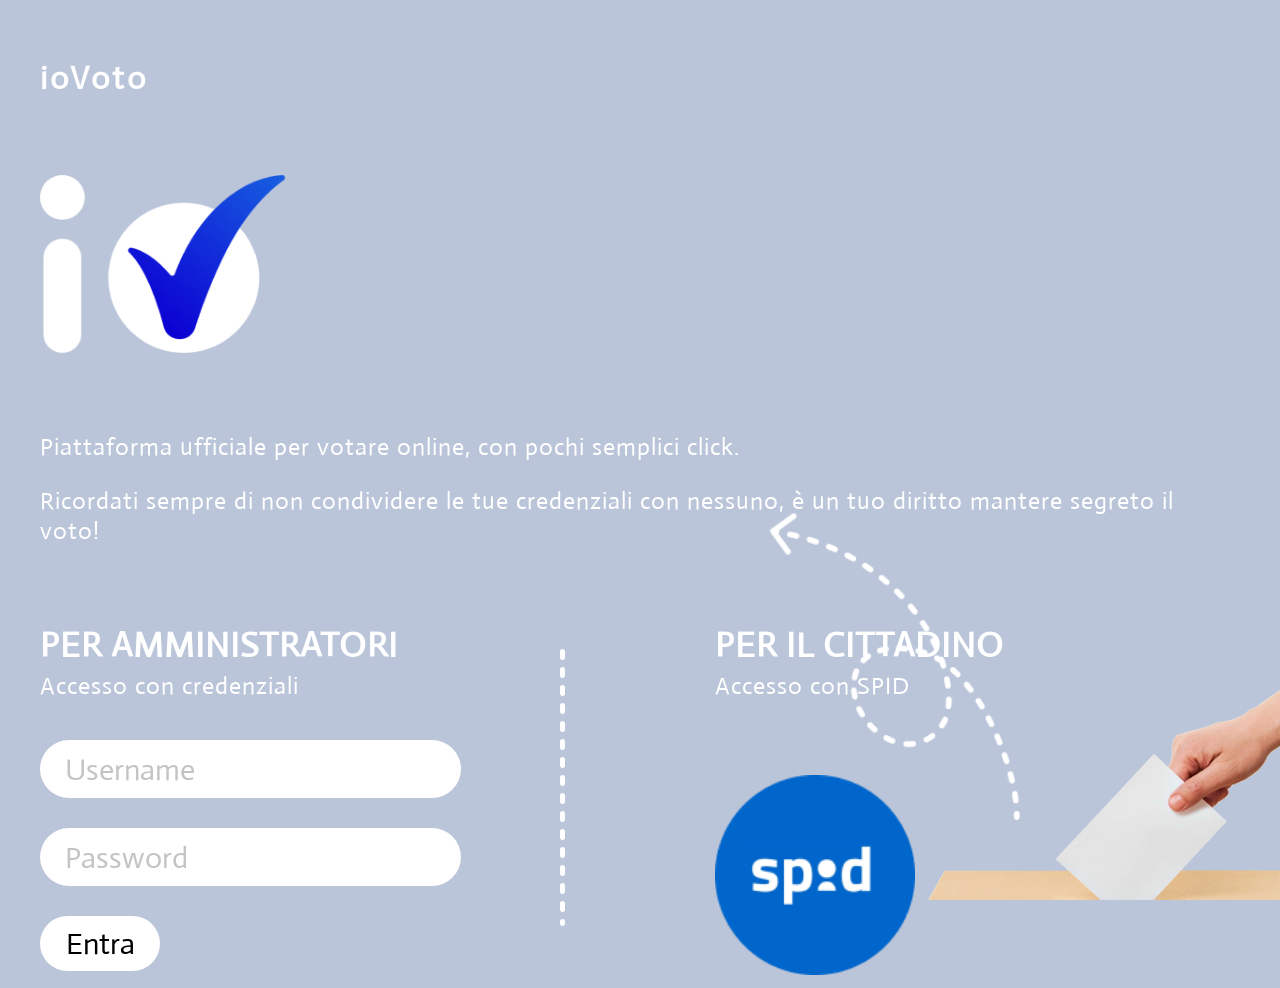
<file: index.html>
<!DOCTYPE html>
<html lang="it">
    <head>
        <link rel="stylesheet" type="text/css" href="//fonts.googleapis.com/css?family=Actor" />
        <meta charset="UTF-8">
        <meta http-equiv="X-UA-Compatible" content="IE=edge">
        <meta name="viewport" content="width=device-width, initial-scale=1.0">
        <title>ioVoto</title>
        <link rel="stylesheet" href="main.css">

    </head>
	<body>
        <img class="background" src="./images/scheda.png">
        <img class="arrow" src="./images/arrow-dashed.png">
        <div class="base-container">
            <div class="center-container">
                <div>
                    <h2 class="title">ioVoto</h2>
                </div>
                <div class="logo">
                    <img src="./images/logo.png">
                </div>
                <div class="interlude">
                    <p>Piattaforma ufficiale per votare online, con pochi semplici click.</p>
                    <p>Ricordati sempre di non condividere le tue credenziali con nessuno, è un tuo diritto mantere segreto il voto!</p>
                </div>
                <div class="multi-login">
                    <div class="login dashed-rounded-border">
                        <div>
                            <h2>PER AMMINISTRATORI</h2>
                            <p class="subtext">Accesso con credenziali</p>
                        </div>
                        <div>
                            <form class="credenziali-form" method="post">
                                <input type="text" name="username" placeholder="Username">
                                <input type="password" name="password" placeholder="Password"><br>
                                <input type="submit" value="Entra">
                            </form>
                        </div>
                    </div>
                    <div class="login login-right">
                        <div>
                            <h2>PER IL CITTADINO</h2>
                            <p class="subtext">Accesso con SPID</p>
                            <img src="./images/spid.png">
                        </div>
                        <div>
                            
                        </div>
                    </div>
                </div>
            </div>
        </div>
    </body>
</html>
</file>
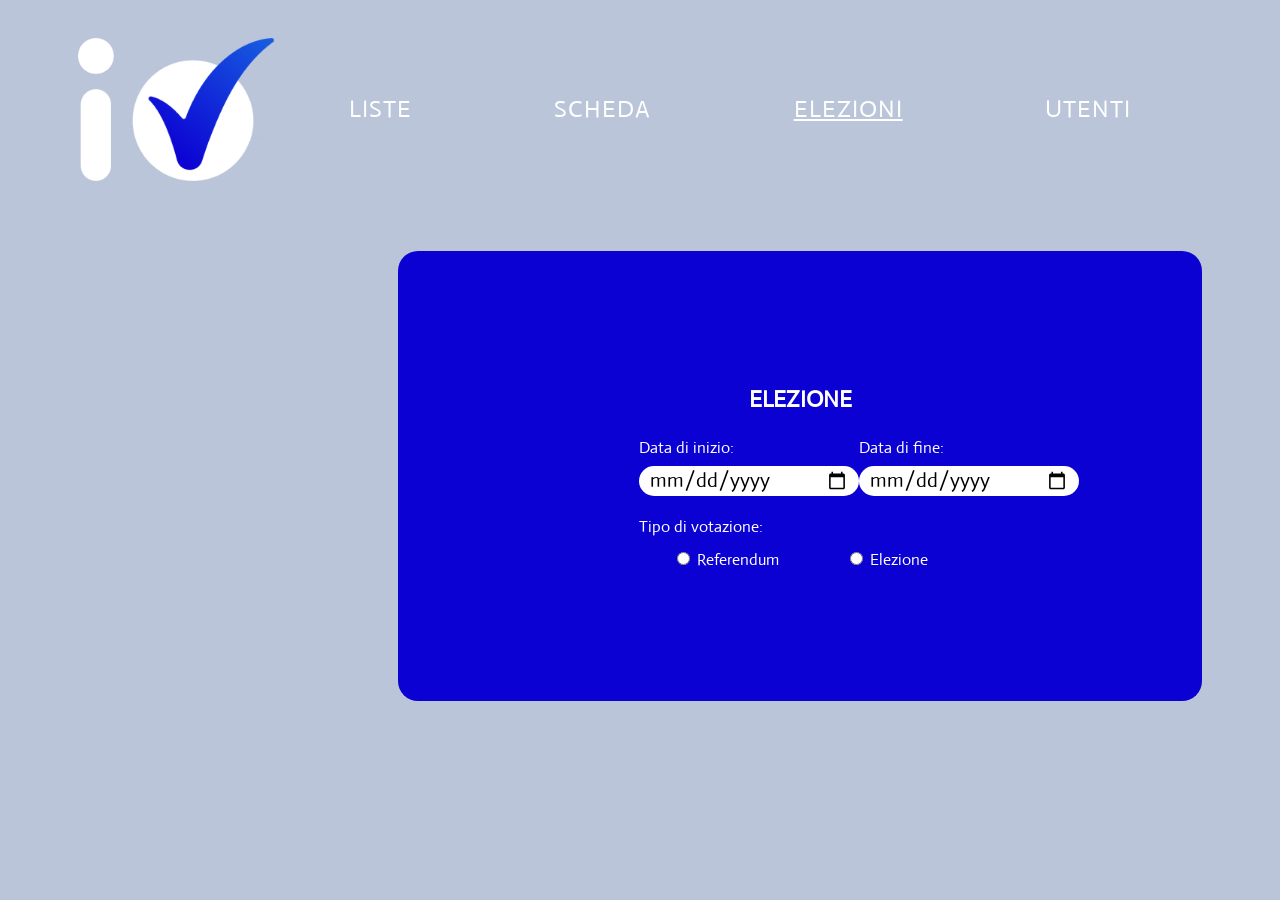
<file: elezioni.html>
<!DOCTYPE html>
<html lang="it">
    <head>
        <link rel="stylesheet" type="text/css" href="//fonts.googleapis.com/css?family=Actor" />
        <meta charset="UTF-8">
        <meta http-equiv="X-UA-Compatible" content="IE=edge">
        <meta name="viewport" content="width=device-width, initial-scale=1.0">
        <title>ioVoto</title>
        <link rel="stylesheet" href="elezioni.css">

    </head>
    <body>
        <header>
            <img src="./images/logo.png">
            <div class="navbar">
                <div>
                    <a href="liste.html">LISTE</a>
                </div>
                <div>
                    <a href="scheda.html">SCHEDA</a>
                </div>
                <div>
                    <a class="link-selected" href="elezioni.html">ELEZIONI</a>
                </div>
                <div>
                    <a href="utenti.html">UTENTI</a>
                </div>
            </div>
        </header>
        
        <div class="base-container">
            <div class="padding">
            </div>
            <div class="edit-scene">
                <h3>ELEZIONE</h3>
                <form>
                    <div class="data-selection">
                        <label>
                            Data di inizio:
                            <div>
                                <input type="date" name="data_nascita">
                            </div>
                        </label>
                        <label>
                            Data di fine:
                            <div>
                                <input type="date" name="data_nascita">
                            </div>
                        </label>
                    </div>
                    <label>
                        Tipo di votazione:
                        <div class="radio-container">
                            <div>
                                <input type="radio" name="votazione" value="R">&nbsp;Referendum</input>
                            </div>
                            <div>
                                <input type="radio" name="votazione" value="E">&nbsp;Elezione</input>
                            </div>
                        </div>
                    </label>
                </form>
            </div>
        </div>
    </body>
</html>
</file>
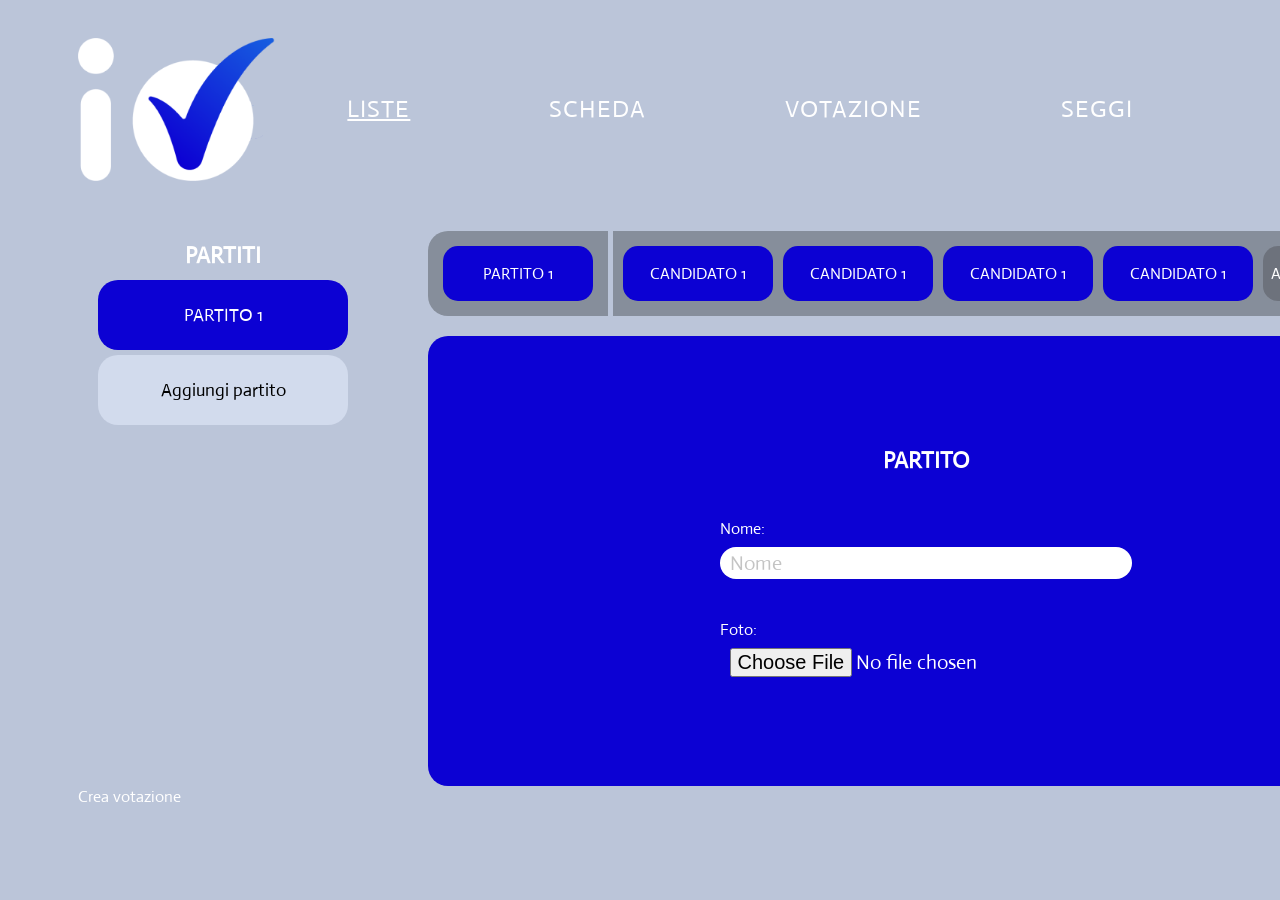
<file: liste.html>
<!DOCTYPE html>
<html lang="it">
    <head>
        <link rel="stylesheet" type="text/css" href="//fonts.googleapis.com/css?family=Actor" />
        <meta charset="UTF-8">
        <meta http-equiv="X-UA-Compatible" content="IE=edge">
        <meta name="viewport" content="width=device-width, initial-scale=1.0">
        <title>ioVoto</title>
        <link rel="stylesheet" href="liste.css">

    </head>
    <body>
        <header>
            <img src="./images/logo.png">
            <div class="navbar">
                <div>
                    <a class="link-selected" href="liste.html">LISTE</a>
                </div>
                <div>
                    <a href="scheda.html">SCHEDA</a>
                </div>
                <div>
                    <a href="votazione.html">VOTAZIONE</a>
                </div>
                <div>
                    <a href="seggi.html">SEGGI</a>
                </div>
            </div>
        </header>
        <div class="base-container">
            <div class="partiti">
                <h3>PARTITI</h3>
                <a href="link_a_pagina_con_partito.html">
                    <div class="partito-base partito">
                        <span>PARTITO 1</span>
                    </div>
                </a>
                <a href="link_a_pagina_con_partito.html">
                    <div class="partito-base partito-add">
                        <span>Aggiungi partito</span>
                    </div>
                </a>
            </div>
            <div class="candidati">
                <div class="selection">
                    <div class="partito-settings">
                        <a href="link_a_pagina_con_partito.html">
                            <div class="partito-tile">
                                <span>PARTITO 1</span>
                            </div>
                        </a>
                    </div>
                    <div class="candidato-selection">
                        <a href="link_a_pagina_con_candidato.html">
                            <div class="candidato-tile-base candidato-tile-edit">
                                <span>CANDIDATO 1</span>
                            </div>
                        </a>
                        <a href="link_a_pagina_con_candidato.html">
                            <div class="candidato-tile-base candidato-tile-edit">
                                <span>CANDIDATO 1</span>
                            </div>
                        </a>
                        <a href="link_a_pagina_con_candidato.html">
                            <div class="candidato-tile-base candidato-tile-edit">
                                <span>CANDIDATO 1</span>
                            </div>
                        </a>
                        <a href="link_a_pagina_con_candidato.html">
                            <div class="candidato-tile-base candidato-tile-edit">
                                <span>CANDIDATO 1</span>
                            </div>
                        </a>
                        <a href="link_a_pagina_con_candidato.html">
                            <div class="candidato-tile-base candidato-tile-add">
                                <span>Aggiungi candidato</span>
                            </div>
                        </a>
                    </div>
                </div>
                <!-- <div class="edit-scene">
                    <h3>CANDIDATO</h3>
                    <div>
                        <form>
                            <label>
                                Nome:
                                <div>
                                    <input type="text" name="nome" placeholder="Nome"/>
                                </div>
                            </label>
                            <label>
                                Cognome:
                                <div>
                                    <input type="text" name="cognome" placeholder="Cognome"/>
                                </div>
                            </label>
                            <label>
                                Data di nascita:
                                <div>
                                    <input type="date" name="data_nascita">
                                </div>
                            </label>
                            <label>
                                Sesso:
                                <div class="radio-container">
                                    <div>
                                        <input type="radio" name="sesso" value="M">&nbsp;Maschio</input>
                                    </div>
                                    <div>
                                        <input type="radio" name="sesso" value="F">&nbsp;Femmina</input>
                                    </div>
                                </div>
                            </label>
                        </form>
                    </div>
                </div> -->
                <div class="edit-scene">
                    <h3>PARTITO</h3>
                    <div>
                        <form>
                            <label>
                                Nome:
                                <div>
                                    <input type="text" name="nome" placeholder="Nome"/>
                                </div>
                            </label>
                            <label>
                                Foto:
                                <div>
                                    <input type="file" name="foto" placeholder="Foto" accept=".png,.jpg"/>
                                </div>
                            </label>
                        </form>
                    </div>
                </div>
            </div>
        </div>
        <a href="fine_creazione.html">
            <div class="end-button">
                <span>Crea votazione</span>
            </div>
        </a>
    </body>
</html>
</file>
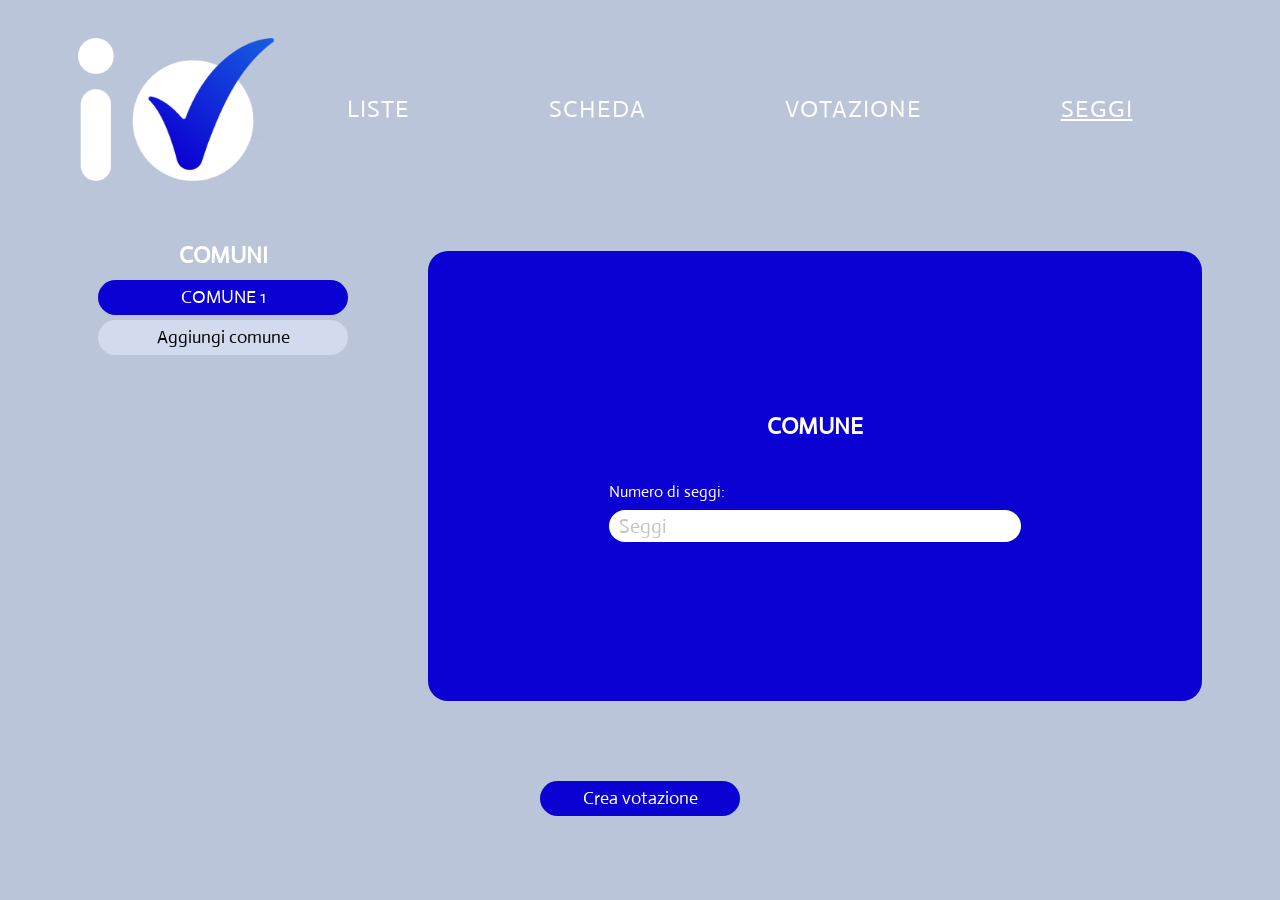
<file: seggi.html>
<!DOCTYPE html>
<html lang="it">
    <head>
        <link rel="stylesheet" type="text/css" href="//fonts.googleapis.com/css?family=Actor" />
        <meta charset="UTF-8">
        <meta http-equiv="X-UA-Compatible" content="IE=edge">
        <meta name="viewport" content="width=device-width, initial-scale=1.0">
        <title>ioVoto</title>
        <link rel="stylesheet" href="seggi.css">

    </head>
    <body>
        <header>
            <img src="./images/logo.png">
            <div class="navbar">
                <div>
                    <a href="liste.html">LISTE</a>
                </div>
                <div>
                    <a href="scheda.html">SCHEDA</a>
                </div>
                <div>
                    <a href="votazione.html">VOTAZIONE</a>
                </div>
                <div>
                    <a class="link-selected" href="seggi.html">SEGGI</a>
                </div>
            </div>
        </header>        
        <div class="base-container">
            <div class="seggi">
                <h3>COMUNI</h3>
                <a href="link_a_pagina_con_seggio.html">
                    <div class="seggio-base seggio">
                        <span>COMUNE 1</span>
                    </div>
                </a>
                <a href="link_a_pagina_con_seggio.html">
                    <div class="seggio-base seggio-add">
                        <span>Aggiungi comune</span>
                    </div>
                </a>
            </div>
            <div class="edit-scene">
                <h3>COMUNE</h3>
                <div>
                    <form>
                        <label>
                            Numero di seggi:
                            <div>
                                <input type="number" name="data_nascita" placeholder="Seggi">
                            </div>
                        </label>
                    </form>
                </div>
            </div>
        </div>
        <a href="fine_creazione.html">
            <div class="end-button">
                <span>Crea votazione</span>
            </div>
        </a>
    </body>
</html>
</file>
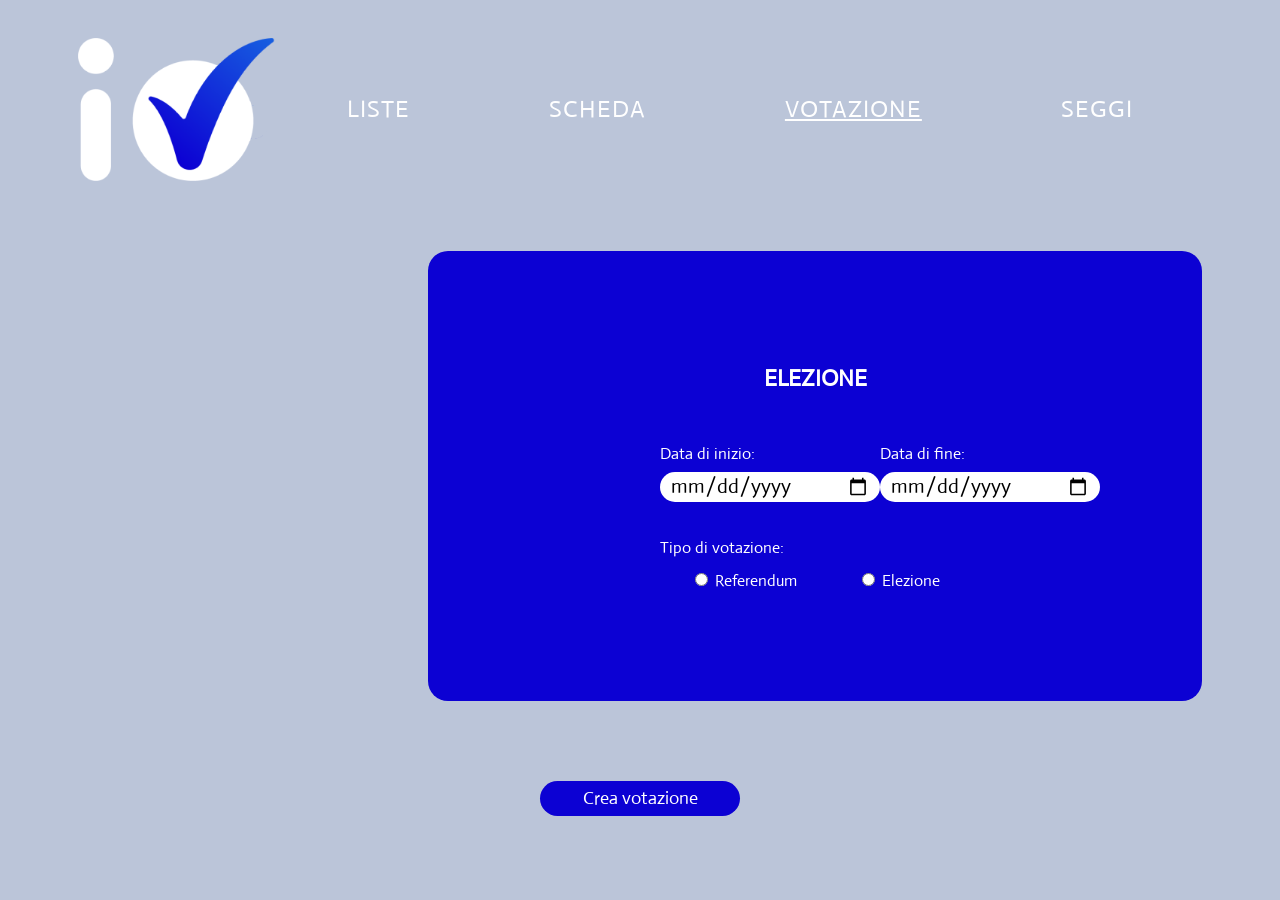
<file: votazione.html>
<!DOCTYPE html>
<html lang="it">
    <head>
        <link rel="stylesheet" type="text/css" href="//fonts.googleapis.com/css?family=Actor" />
        <meta charset="UTF-8">
        <meta http-equiv="X-UA-Compatible" content="IE=edge">
        <meta name="viewport" content="width=device-width, initial-scale=1.0">
        <title>ioVoto</title>
        <link rel="stylesheet" href="votazione.css">

    </head>
    <body>
        <header>
            <img src="./images/logo.png">
            <div class="navbar">
                <div>
                    <a href="liste.html">LISTE</a>
                </div>
                <div>
                    <a href="scheda.html">SCHEDA</a>
                </div>
                <div>
                    <a class="link-selected" href="votazione.html">VOTAZIONE</a>
                </div>
                <div>
                    <a href="seggi.html">SEGGI</a>
                </div>
            </div>
        </header>
        
        <div class="base-container">
            <div class="edit-scene">
                <h3>ELEZIONE</h3>
                <form>
                    <div class="data-selection">
                        <label>
                            Data di inizio:
                            <div>
                                <input type="date" name="data_nascita">
                            </div>
                        </label>
                        <label>
                            Data di fine:
                            <div>
                                <input type="date" name="data_nascita">
                            </div>
                        </label>
                    </div>
                    <label>
                        Tipo di votazione:
                        <div class="radio-container">
                            <div>
                                <input type="radio" name="votazione" value="R">&nbsp;Referendum</input>
                            </div>
                            <div>
                                <input type="radio" name="votazione" value="E">&nbsp;Elezione</input>
                            </div>
                        </div>
                    </label>
                </form>
            </div>
        </div>
        <a href="fine_creazione.html">
            <div class="end-button">
                <span>Crea votazione</span>
            </div>
        </a>
    </body>
</html>
</file>
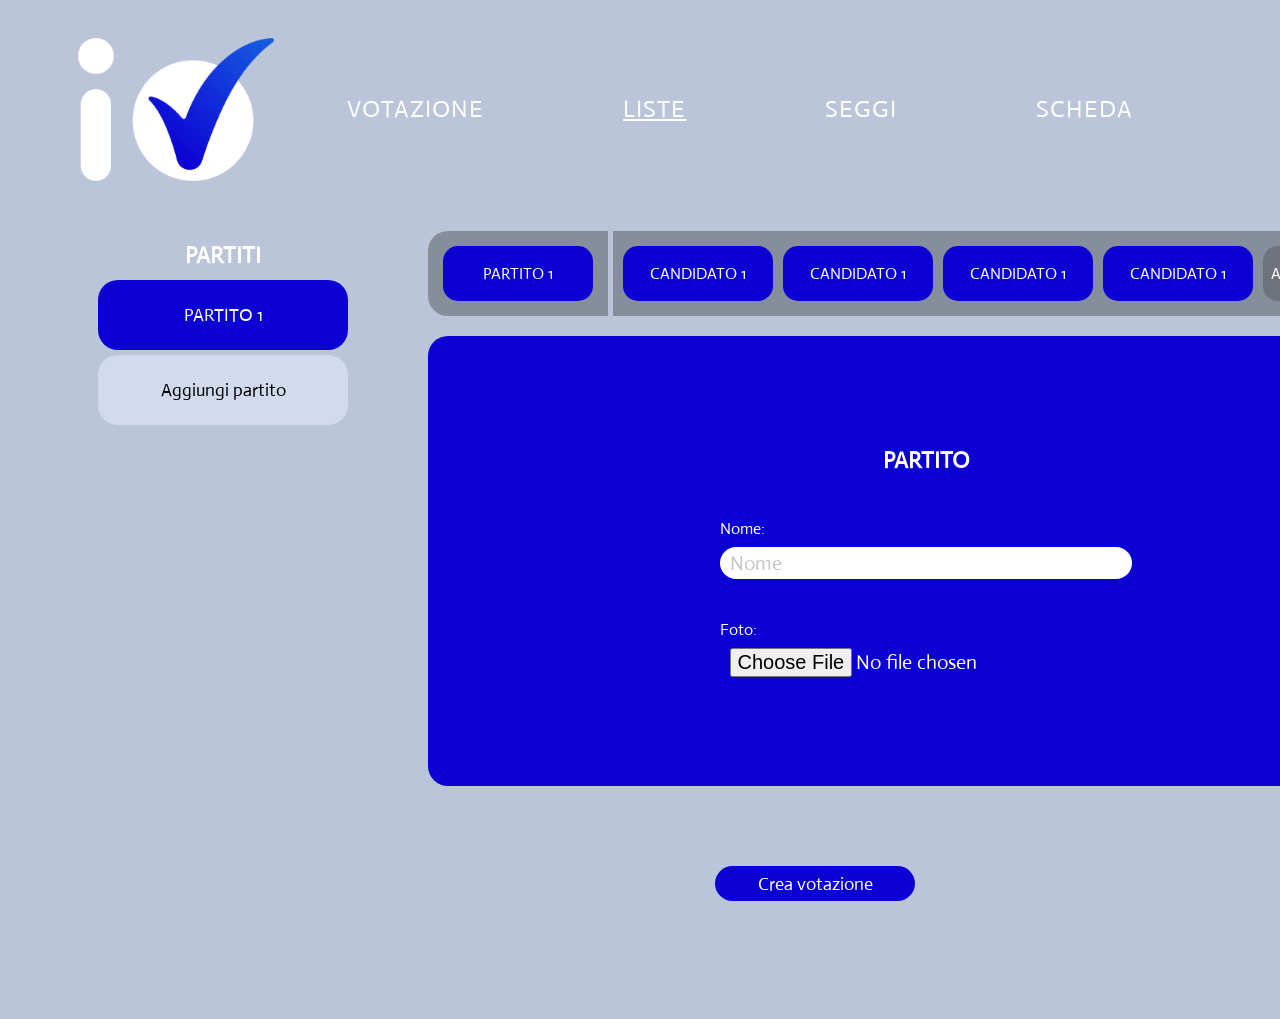
<file: amministratore/liste.html>
<!DOCTYPE html>
<html lang="it">
    <head>
        <base href="..">
        <link rel="stylesheet" type="text/css" href="//fonts.googleapis.com/css?family=Actor" />
        <meta charset="UTF-8">
        <meta http-equiv="X-UA-Compatible" content="IE=edge">
        <meta name="viewport" content="width=device-width, initial-scale=1.0">
        <title>ioVoto</title>
        <link rel="stylesheet" href="./styles/amministratore/liste.css">
        <script src="https://code.jquery.com/jquery-3.6.0.min.js"></script>
        <script src="./scripts/liste.js"></script>
    </head>
    <body>
        <header>
            <img src="./images/logo.png">
            <div class="navbar">
                <div>
                    <a href="amministratore/votazione.html">VOTAZIONE</a>
                </div>
                <div>
                    <a class="link-selected" href="amministratore/liste.html">LISTE</a>
                </div>
                <div>
                    <a href="amministratore/seggi.html">SEGGI</a>
                </div>
                <div>
                    <a href="amministratore/scheda.html">SCHEDA</a>
                </div>
            </div>
        </header>
        <div class="base-container">
            <div class="partiti">
                <h3>PARTITI</h3>
                <a href="link_a_pagina_con_partito.html">
                    <div class="partito-base partito">
                        <span>PARTITO 1</span>
                    </div>
                </a>
                <a href="link_a_pagina_con_partito.html">
                    <div class="partito-base partito-add">
                        <span>Aggiungi partito</span>
                    </div>
                </a>
            </div>
            <div class="candidati">
                <div class="selection">
                    <div class="partito-settings">
                        <a href="link_a_pagina_con_partito.html">
                            <div class="partito-tile">
                                <span>PARTITO 1</span>
                            </div>
                        </a>
                    </div>
                    <div class="candidato-selection">
                        <a href="link_a_pagina_con_candidato.html">
                            <div class="candidato-tile-base candidato-tile-edit">
                                <span>CANDIDATO 1</span>
                            </div>
                        </a>
                        <a href="link_a_pagina_con_candidato.html">
                            <div class="candidato-tile-base candidato-tile-edit">
                                <span>CANDIDATO 1</span>
                            </div>
                        </a>
                        <a href="link_a_pagina_con_candidato.html">
                            <div class="candidato-tile-base candidato-tile-edit">
                                <span>CANDIDATO 1</span>
                            </div>
                        </a>
                        <a href="link_a_pagina_con_candidato.html">
                            <div class="candidato-tile-base candidato-tile-edit">
                                <span>CANDIDATO 1</span>
                            </div>
                        </a>
                        <a href="link_a_pagina_con_candidato.html">
                            <div class="candidato-tile-base candidato-tile-add">
                                <span>Aggiungi candidato</span>
                            </div>
                        </a>
                    </div>
                </div>
                <!-- <div class="edit-scene">
                    <h3>CANDIDATO</h3>
                    <div>
                        <form>
                            <label>
                                Nome:
                                <div>
                                    <input type="text" name="nome" placeholder="Nome"/>
                                </div>
                            </label>
                            <label>
                                Cognome:
                                <div>
                                    <input type="text" name="cognome" placeholder="Cognome"/>
                                </div>
                            </label>
                            <label>
                                Data di nascita:
                                <div>
                                    <input type="date" name="data_nascita">
                                </div>
                            </label>
                            <label>
                                Sesso:
                                <div class="radio-container">
                                    <div>
                                        <input type="radio" name="sesso" value="M">&nbsp;Maschio</input>
                                    </div>
                                    <div>
                                        <input type="radio" name="sesso" value="F">&nbsp;Femmina</input>
                                    </div>
                                </div>
                            </label>
                        </form>
                    </div>
                </div> -->
                <div class="edit-scene">
                    <h3>PARTITO</h3>
                    <div>
                        <form>
                            <label>
                                Nome:
                                <div>
                                    <input type="text" name="nome" placeholder="Nome"/>
                                </div>
                            </label>
                            <label>
                                Foto:
                                <div>
                                    <input type="file" name="foto" placeholder="Foto" accept=".png,.jpg"/>
                                </div>
                            </label>
                        </form>
                    </div>
                </div>
            </div>
        </div>
        <div class="end-container">
            <a class="end-button" href="fine_creazione.html">
                <div>
                    <span>Crea votazione</span>
                </div>
            </a>
        </div>
    </body>
</html>
</file>
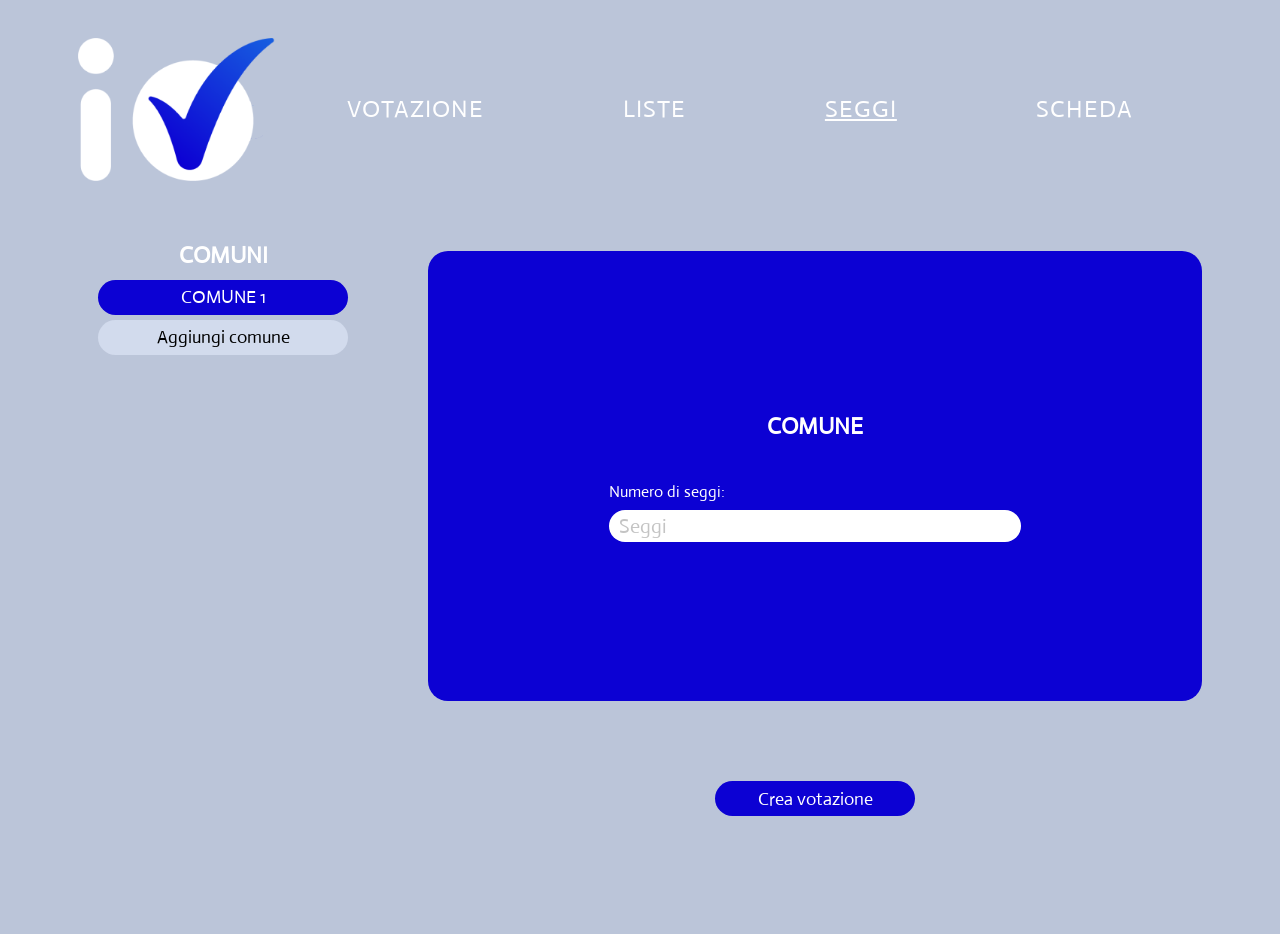
<file: amministratore/seggi.html>
<!DOCTYPE html>
<html lang="it">
    <head>
        <base href="..">
        <link rel="stylesheet" type="text/css" href="//fonts.googleapis.com/css?family=Actor" />
        <meta charset="UTF-8">
        <meta http-equiv="X-UA-Compatible" content="IE=edge">
        <meta name="viewport" content="width=device-width, initial-scale=1.0">
        <title>ioVoto</title>
        <link rel="stylesheet" href="./styles/amministratore/seggi.css">
    </head>
    <body>
        <header>
            <img src="./images/logo.png">
            <div class="navbar">
                <div>
                    <a href="amministratore/votazione.html">VOTAZIONE</a>
                </div>
                <div>
                    <a href="amministratore/liste.html">LISTE</a>
                </div>
                <div>
                    <a class="link-selected" href="amministratore/seggi.html">SEGGI</a>
                </div>
                <div>
                    <a href="amministratore/scheda.html">SCHEDA</a>
                </div>
            </div>
        </header>        
        <div class="base-container">
            <div class="seggi">
                <h3>COMUNI</h3>
                <a href="link_a_pagina_con_seggio.html">
                    <div class="seggio-base seggio">
                        <span>COMUNE 1</span>
                    </div>
                </a>
                <a href="link_a_pagina_con_seggio.html">
                    <div class="seggio-base seggio-add">
                        <span>Aggiungi comune</span>
                    </div>
                </a>
            </div>
            <div class="edit-scene">
                <h3>COMUNE</h3>
                <div>
                    <form>
                        <label>
                            Numero di seggi:
                            <div>
                                <input type="number" name="data_nascita" placeholder="Seggi">
                            </div>
                        </label>
                    </form>
                </div>
            </div>
        </div>
        <div class="end-container">
            <a class="end-button" href="fine_creazione.html">
                <div>
                    <span>Crea votazione</span>
                </div>
            </a>
        </div>
    </body>
</html>
</file>
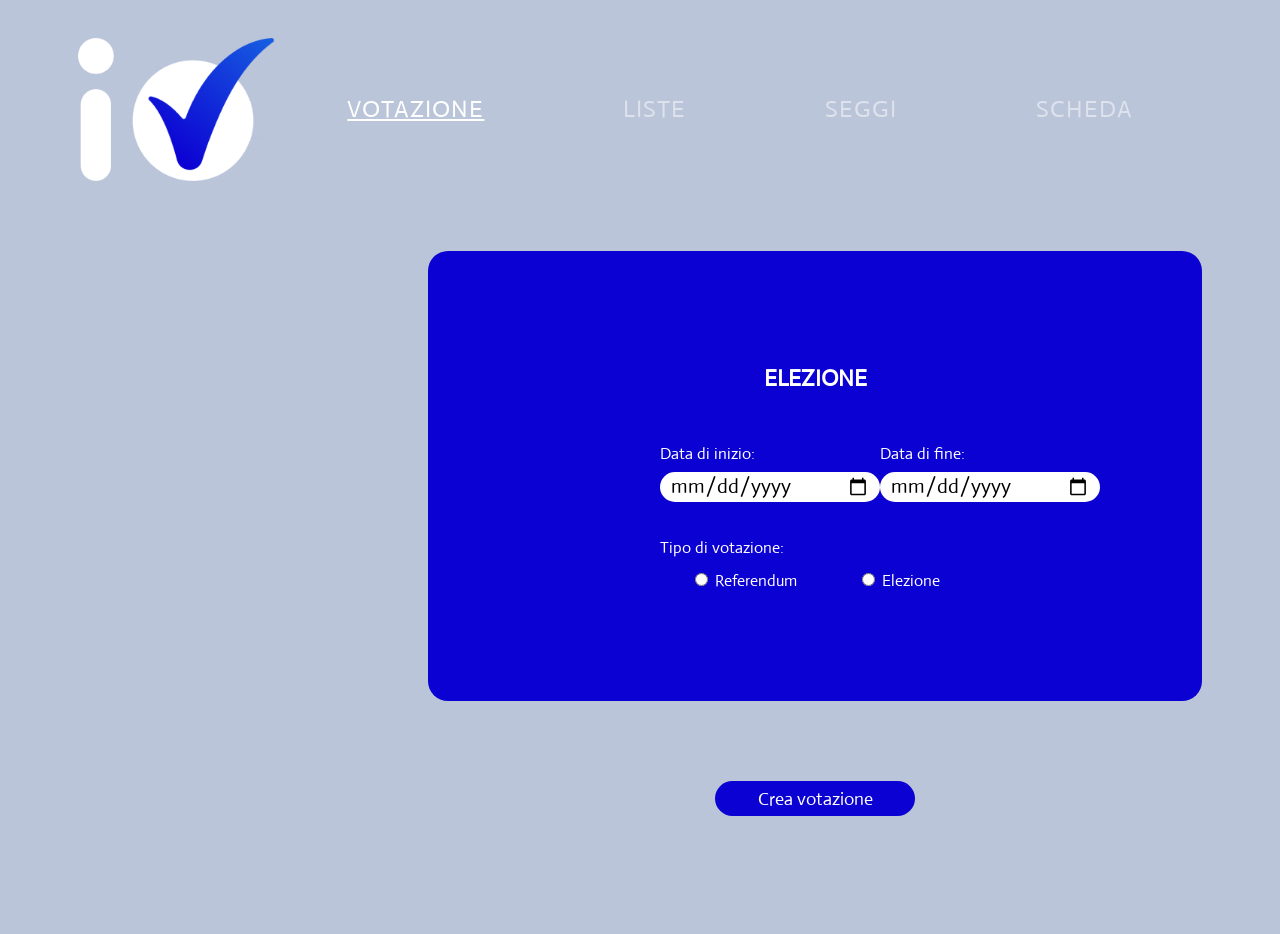
<file: amministratore/votazione.html>
<!DOCTYPE html>
<html lang="it">
    <head>
        <base href="..">
        <link rel="stylesheet" type="text/css" href="//fonts.googleapis.com/css?family=Actor" />
        <meta charset="UTF-8">
        <meta http-equiv="X-UA-Compatible" content="IE=edge">
        <meta name="viewport" content="width=device-width, initial-scale=1.0">
        <title>ioVoto</title>
        <link rel="stylesheet" href="./styles/amministratore/votazione.css">
        <script src="https://code.jquery.com/jquery-3.6.0.min.js"></script>
        <script src="./scripts/js.cookie.min.js"></script>
        <script type="module" src="./scripts/votazione.js"></script>
    </head>
    <body>
        <header>
            <img src="./images/logo.png">
            <div class="navbar">
                <div>
                    <a class="link-selected" href="amministratore/votazione.html">VOTAZIONE</a>
                </div>
                <div>
                    <a href="amministratore/liste.html">LISTE</a>
                </div>
                <div>
                    <a href="amministratore/seggi.html">SEGGI</a>
                </div>
                <div>
                    <a href="amministratore/scheda.html">SCHEDA</a>
                </div>
            </div>
        </header>
        <div class="base-container">
            <div class="edit-scene">
                <h3>ELEZIONE</h3>
                <form>
                    <div class="data-selection">
                        <label>
                            Data di inizio:
                            <div>
                                <input type="date" name="data_inizio">
                            </div>
                        </label>
                        <label>
                            Data di fine:
                            <div>
                                <input type="date" name="data_fine">
                            </div>
                        </label>
                    </div>
                    <label>
                        Tipo di votazione:
                        <div class="radio-container">
                            <div>
                                <input type="radio" name="votazione" value="R">&nbsp;Referendum</input>
                            </div>
                            <div>
                                <input type="radio" name="votazione" value="E">&nbsp;Elezione</input>
                            </div>
                        </div>
                    </label>
                </form>
            </div>
        </div>
        <div class="end-container">
            <a class="end-button" href="fine_creazione.html">
                <div>
                    <span>Crea votazione</span>
                </div>
            </a>
        </div>
    </body>
</html>
</file>
<file: main.css>
* {
    font-family: Actor;
}

body {
    background-color: #bbc5d9;
}

p {
    color: white;
    letter-spacing: 1px;
    font-size: x-large;
}

h2 {
    font-size: 35px;
    color: white;
    letter-spacing: 1px;
}

.title {
    font-size: xx-large;
    font-weight: bold;
    color: white;
    letter-spacing: 3px;
    margin-top: 50px;
}

.logo {
    margin-top: 50px;
    margin-bottom: 50px;
}

.logo img {
    width: 250px;
    height: auto;
}

.interlude {
    margin-bottom: 25px;
}

.base-container {
    /* padding-left: 17%;
    padding-right: 17%; */
    max-width: 1200px;
    margin: auto;
}

img.background {
    position: absolute;
    bottom: 0px;
    right: 0px;
    height: auto;
    width: 30%;
}

img.arrow {
    position: absolute;
    bottom: 80px;
    right: 260px;
    height: auto;
    width: 250px;
}

.center-container {
    display: flex;
    flex-direction: column;
    flex-wrap: wrap;
    flex: 66%;
}

.multi-login {
    display: flex;
    flex-direction: row;
    border-radius: 10px;
}

.subtext {
    margin-top: -25px;
}

.login {
    display: flex;
    flex-direction: column;
    width: 50%;
}

.login-right {
    margin-left: 150px;
}

/* .login-left {
    margin-right: 10px;
} */

.dashed-rounded-border {
    background-image: url("../images/dashed-rounded.png");
    background-repeat: no-repeat;
    background-position: right;
}

.credenziali-form {
    height: 200px;
}

.credenziali-form input:not([type="submit"]) {
    padding-top: 2px;
    padding-left: 25px;
    margin: 15px 15px 15px 0px;
    border-color: 2px green;
    border-radius: 75px;
    width: 75%;
    height: 55px;
    border: none;
    font-size: 30px;
}

.credenziali-form input::placeholder {
    vertical-align: middle;
    line-height: 30px;
    font-size: 30px;
    color: rgb(196, 196, 196);
}

.credenziali-form input[type="submit"] {
    font-size: 30px;
    margin-top: 15px;
    position: absolute;
    border-radius: 75px;
    width: 120px;
    height: 55px;
    border: none;
    background-color: white;
    color: rgb(0, 0, 0);
}

.login img {
    margin-top: 50px;
    width: 200px;
    height: auto;
}
</file>
<file: elezioni.css>
* {
    font-family: Actor;
    color: white;
}

body {
    background-color: #bbc5d9;
    padding: 30px 70px;
}

p {
    letter-spacing: 2px;
    font-size: x-large;
}

h3 {
    font-size: 23px;
}

header {
    display: flex;
    flex-direction: row;
    margin-bottom: 50px;
}

header img {
    width: 200px;
}

.navbar {
    display: flex;
    flex-direction: row;
    justify-content: space-around;
    align-items: center;
    width: 100%;
}

.navbar a {
    text-decoration: none;
    color: white;
    font-size: x-large;
    letter-spacing: 1px;
}

a {
    text-decoration: none;
}

.link-selected {
    text-decoration: underline !important;
}

.base-container {
    display: flex;
    flex-direction: row;
    align-items: flex-start;
    width: 100%;
}

.padding {
    display: flex;
    flex-direction: column;
    min-width: 250px;

    padding: 10px 20px;

    margin-right: 30px;
}

.edit-scene {
    display: flex;
    flex-direction: column;
    justify-content: center;
    align-items: center;
    width: 100%;
    background-color: #0c01d3;
    border-radius: 20px;
    margin-top: 20px;
    min-height: 450px;
}

.data-selection {
    display: flex;
    flex-direction: row;
    justify-content: space-between;
    /* column-gap: 10px; */
}

form {
    display: flex;
    flex-direction: column;
    width: 40%;
}

form > label {
    margin-top: 20px;
    margin-bottom: 20px;
}

form input {
    margin-top: 8px;
    border: none;
}

form input:not([type="submit"],[type="radio"]) {
    color: black;
    height: 30px;
    width: 400px;
    border-radius: 30px;
    padding-left: 10px;
    font-size: 20px;
}

form input::placeholder {
    font-size: 20px;
    color: rgb(196, 196, 196);
}

form input[type="date"] {
    width: 200px;
    padding-right: 10px;
}

form input[type="file"] {
    color:white;
}

.radio-container {
    display: flex;
    align-items: baseline;
    justify-content: space-around;
    padding-top: 7px;
}
</file>
<file: liste.css>
* {
    font-family: Actor;
    color: white;
}

body {
    background-color: #bbc5d9;
    padding: 30px 70px;
}

p {
    letter-spacing: 2px;
    font-size: x-large;
}

h3 {
    font-size: 23px;
}

header {
    display: flex;
    flex-direction: row;
    margin-bottom: 50px;
}

header img {
    width: 200px;
}

.navbar {
    display: flex;
    flex-direction: row;
    justify-content: space-around;
    align-items: center;
    width: 100%;
}

.navbar a {
    text-decoration: none;
    color: white;
    font-size: x-large;
    letter-spacing: 1px;
}

a {
    text-decoration: none;
}

.link-selected {
    text-decoration: underline !important;
}

.partiti h3 {
    margin: auto;
    margin-bottom: 10px;
}

.base-container {
    display: flex;
    flex-direction: row;
    align-items: flex-start;
    width: 100%;
}

.partiti {
    display: flex;
    flex-direction: column;
    min-width: 250px;

    padding: 10px 20px;

    margin-right: 30px;
}

.partito-base {
    display: flex;
    align-items: center;
    justify-content: center;
    width: 100%;
    height: 70px;
    border-radius: 20px;
    margin-bottom: 5px;
}

.partito-base span {
    font-size: large;
    color: black;
    vertical-align: middle;
}

.partito-add {
    background-color: #d2dbed;
}

.partito {
    background-color: #0c01d3;
}

.partito > span {
    color: white;
}

.candidati {
    display: flex;
    flex-direction: column;
    border-radius: 20px;
    width: 100%;

    margin-left: 30px;
}

.selection {
    display: flex;
    flex-direction: row;
    height: 85px;
    border-radius: 20px;
    background-color: #868e9b;
}

.partito-settings {
    display: flex;
    align-items: center;
    justify-content: center;
    border-right: solid 5px #bbc5d9;
    min-width: 180px;
}

.candidato-selection {
    scrollbar-width: thin;
    overflow: auto;
    max-width: 1230px;
    padding-left: 10px;
    display: flex;
    flex-direction: row;
    align-items: center;
    justify-content: flex-start;
    width: 100%;
    height: 100%;
}

.partito-tile {
    display: flex;
    align-items: center;
    justify-content: center;
    width: 150px;
    height: 55px;
    background-color: #0c01d3;
    border-radius: 15px;
}

.candidato-tile-base {
    display: flex;
    align-items: center;
    justify-content: center;
    width: 150px;
    height: 55px;
    border-radius: 15px;
    margin-right: 10px;
}

.candidato-tile-edit {
    background-color: #0c01d3;
}

.candidato-tile-add {
    background-color: #6d727c;
}

.edit-scene {
    display: flex;
    flex-direction: column;
    justify-content: center;
    align-items: center;
    width: 100%;
    background-color: #0c01d3;
    border-radius: 20px;
    margin-top: 20px;
    min-height: 450px;
}

form {
    display: flex;
    flex-direction: column;
    width: 100%;
}

form > label {
    margin-top: 20px;
    margin-bottom: 20px;
}

form input {
    margin-top: 8px;
    border: none;
}

form input:not([type="submit"],[type="radio"]) {
    color: black;
    height: 30px;
    width: 400px;
    border-radius: 30px;
    padding-left: 10px;
    font-size: 20px;
}

form input::placeholder {
    font-size: 20px;
    color: rgb(196, 196, 196);
}

form input[type="date"] {
    padding-right: 10px;
}

form input[type="file"] {
    color:white;
}

.radio-container {
    display: flex;
    align-items: baseline;
    justify-content: space-between;
    padding-top: 7px;
}
</file>
<file: seggi.css>
* {
    font-family: Actor;
    color: white;
}

body {
    background-color: #bbc5d9;
    padding: 30px 70px;
}

p {
    letter-spacing: 2px;
    font-size: x-large;
}

h3 {
    font-size: 23px;
    margin-bottom: 20px;
}

header {
    display: flex;
    flex-direction: row;
    margin-bottom: 50px;
}

header img {
    width: 200px;
}

.navbar {
    display: flex;
    flex-direction: row;
    justify-content: space-around;
    align-items: center;
    width: 100%;
}

.navbar a {
    text-decoration: none;
    color: white;
    font-size: x-large;
    letter-spacing: 1px;
}

a {
    text-decoration: none;
}

.link-selected {
    text-decoration: underline !important;
}

.base-container {
    display: flex;
    flex-direction: row;
    align-items: flex-start;
    width: 100%;
}

.seggi h3 {
    margin: auto;
    margin-bottom: 10px;
}

.base-container {
    display: flex;
    flex-direction: row;
    align-items: flex-start;
    width: 100%;
}

.seggi {
    display: flex;
    flex-direction: column;
    min-width: 250px;

    padding: 10px 20px;

    margin-right: 60px;
}

.seggio-base {
    display: flex;
    align-items: center;
    justify-content: center;
    width: 100%;
    height: 35px;
    border-radius: 20px;
    margin-bottom: 5px;
}

.seggio-base span {
    font-size: large;
    color: black;
    vertical-align: middle;
}

.seggio-add {
    background-color: #d2dbed;
}

.seggio {
    background-color: #0c01d3;
}

.seggio > span {
    color: white;
}

.edit-scene {
    display: flex;
    flex-direction: column;
    justify-content: center;
    align-items: center;
    width: 100%;
    background-color: #0c01d3;
    border-radius: 20px;
    margin-top: 20px;
    min-height: 450px;
}

form {
    display: flex;
    flex-direction: column;
    width: 100%;
}

form > label {
    margin-top: 20px;
    margin-bottom: 20px;
}

form input {
    margin-top: 8px;
    border: none;
}

form input:not([type="submit"],[type="radio"]) {
    color: black;
    height: 30px;
    width: 400px;
    border-radius: 30px;
    padding-left: 10px;
    font-size: 20px;
}

form input::placeholder {
    font-size: 20px;
    color: rgb(196, 196, 196);
}

.end-button {
    margin: 80px auto;
    display: flex;
    align-items: center;
    justify-content: center;
    width: 200px;
    height: 35px;
    border-radius: 20px;
    margin-bottom: 5px;
    background-color: #0c01d3;
}

.end-button span {
    font-size: large;
    color: white;
    vertical-align: middle;
}
</file>
<file: votazione.css>
* {
    font-family: Actor;
    color: white;
}

body {
    background-color: #bbc5d9;
    padding: 30px 70px;
}

p {
    letter-spacing: 2px;
    font-size: x-large;
}

h3 {
    font-size: 23px;
    margin-bottom: 50px;
}

header {
    display: flex;
    flex-direction: row;
    margin-bottom: 50px;
}

header img {
    width: 200px;
}

.navbar {
    display: flex;
    flex-direction: row;
    justify-content: space-around;
    align-items: center;
    width: 100%;
}

.navbar a {
    text-decoration: none;
    color: white;
    font-size: x-large;
    letter-spacing: 1px;
}

a {
    text-decoration: none;
}

.link-selected {
    text-decoration: underline !important;
}

.base-container {
    display: flex;
    flex-direction: row;
    align-items: flex-start;
    width: 100%;
}

.edit-scene {
    margin-left: 350px;
    display: flex;
    flex-direction: column;
    justify-content: center;
    align-items: center;
    width: 100%;
    background-color: #0c01d3;
    border-radius: 20px;
    margin-top: 20px;
    min-height: 450px;
}

.data-selection {
    display: flex;
    flex-direction: row;
    justify-content: space-between;
    /* column-gap: 10px; */
}

form {
    display: flex;
    flex-direction: column;
    justify-content: center;
    row-gap: 15px;
    width: 40%;
}

form > label {
    margin-top: 20px;
    margin-bottom: 20px;
}

form input {
    margin-top: 8px;
    border: none;
}

form input:not([type="submit"],[type="radio"]) {
    color: black;
    height: 30px;
    width: 400px;
    border-radius: 30px;
    padding-left: 10px;
    font-size: 20px;
}

form input::placeholder {
    font-size: 20px;
    color: rgb(196, 196, 196);
}

form input[type="date"] {
    width: 200px;
    padding-right: 10px;
}

form input[type="file"] {
    color:white;
}

.radio-container {
    display: flex;
    align-items: baseline;
    justify-content: space-around;
    padding-top: 7px;
}

.end-button {
    margin: 80px auto;
    display: flex;
    align-items: center;
    justify-content: center;
    width: 200px;
    height: 35px;
    border-radius: 20px;
    margin-bottom: 5px;
    background-color: #0c01d3;
}

.end-button span {
    font-size: large;
    color: white;
    vertical-align: middle;
}
</file>
